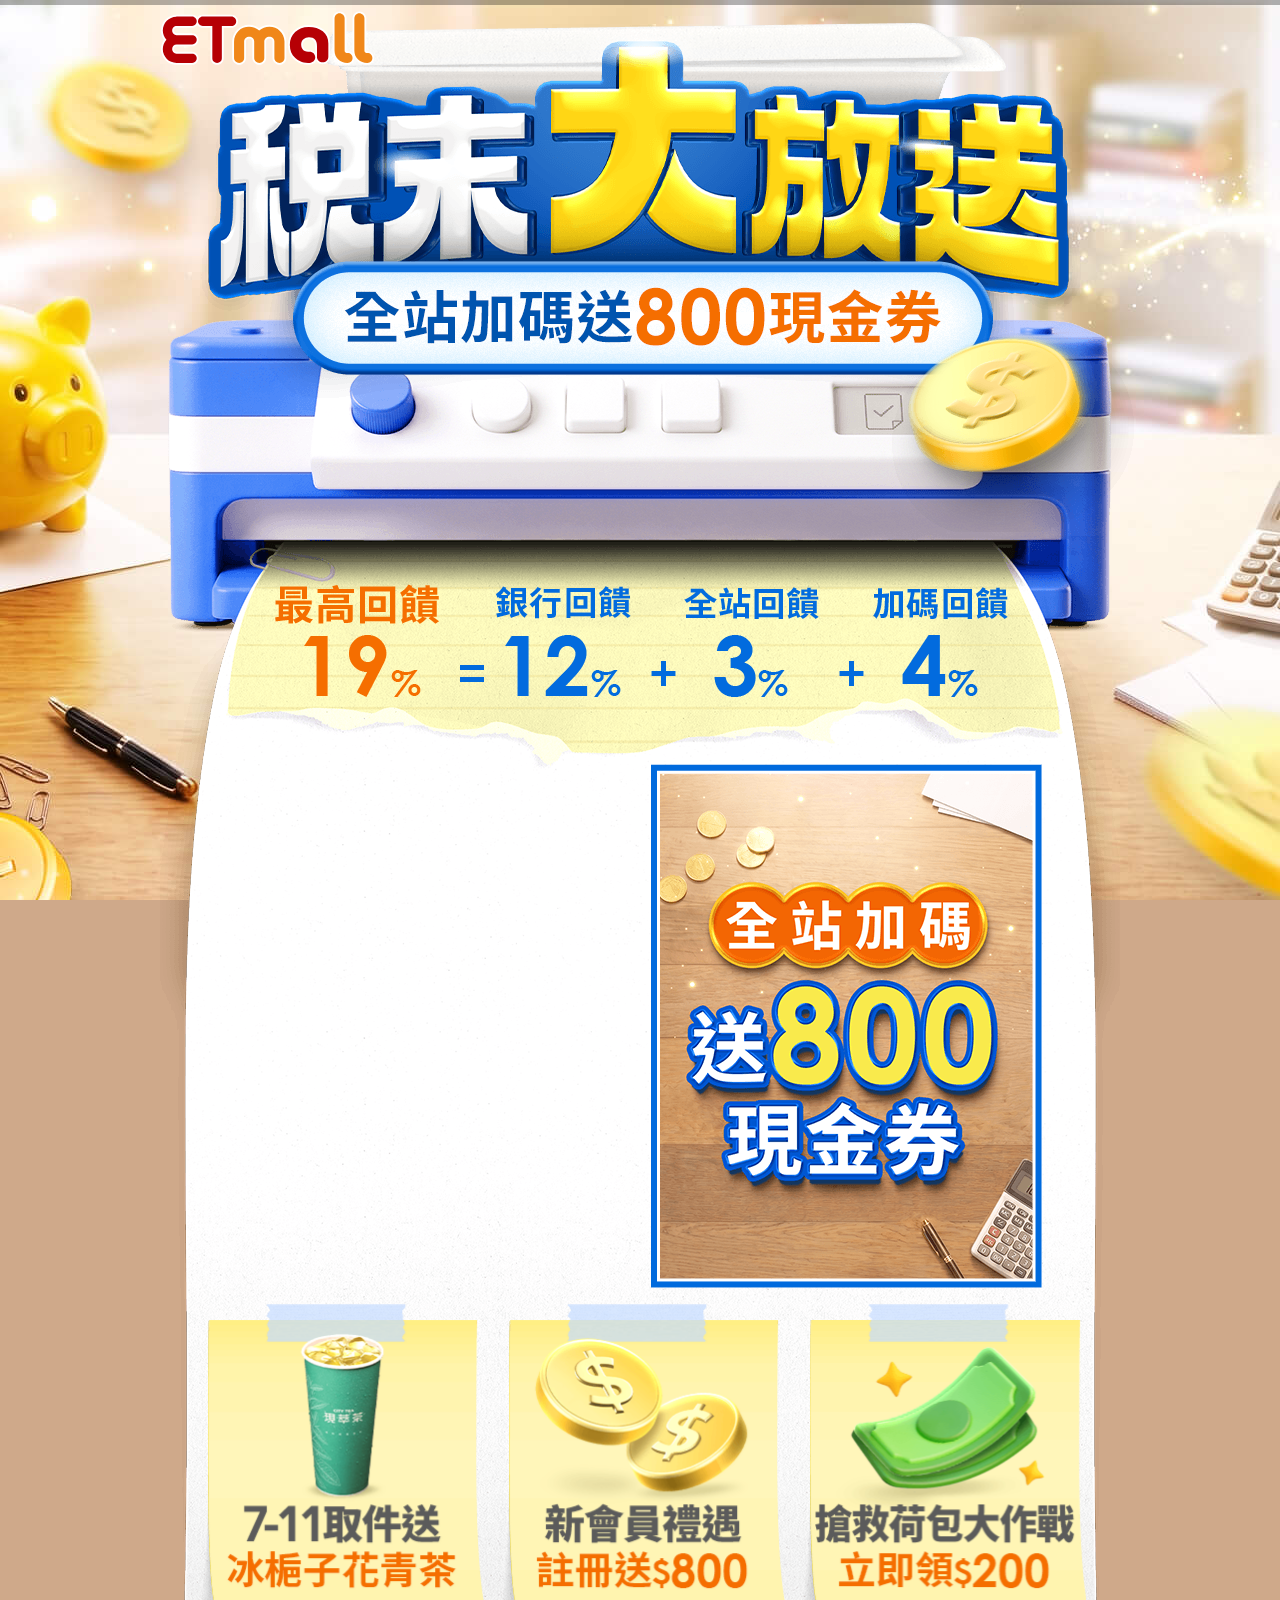
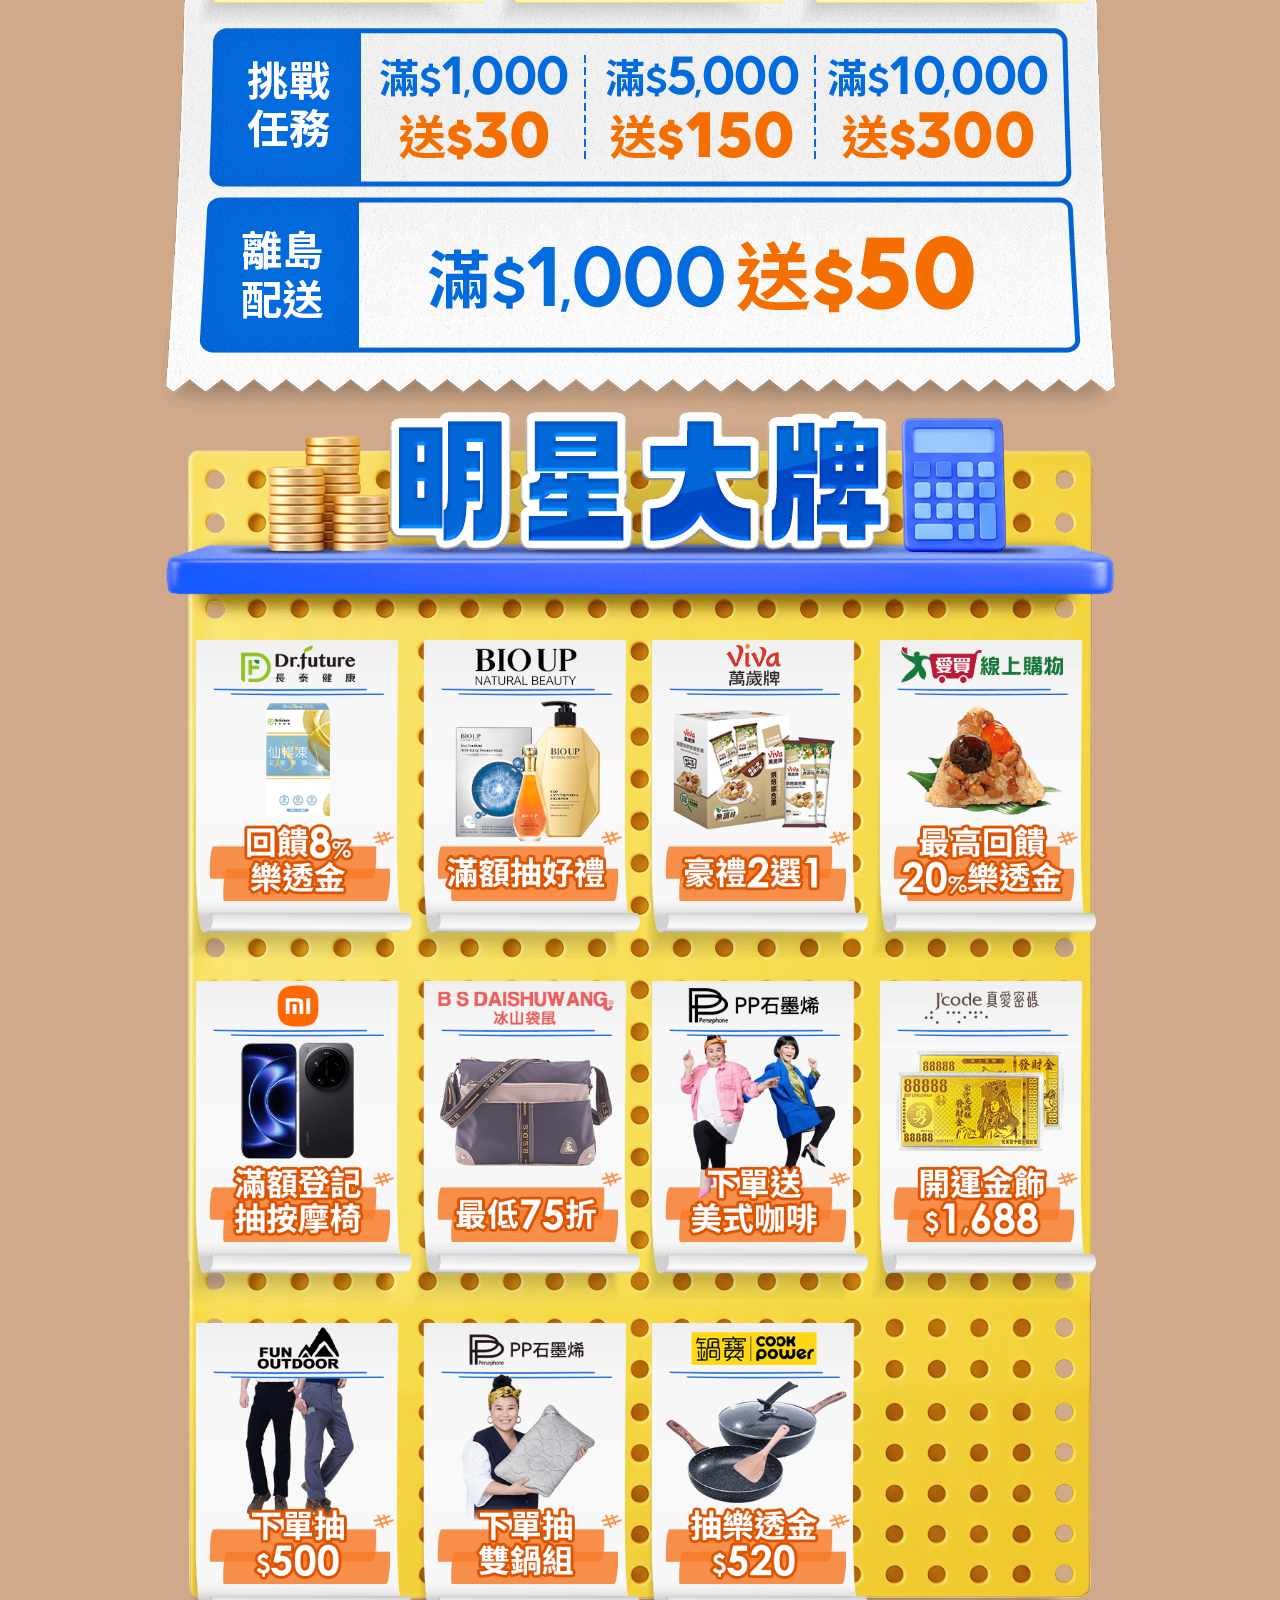
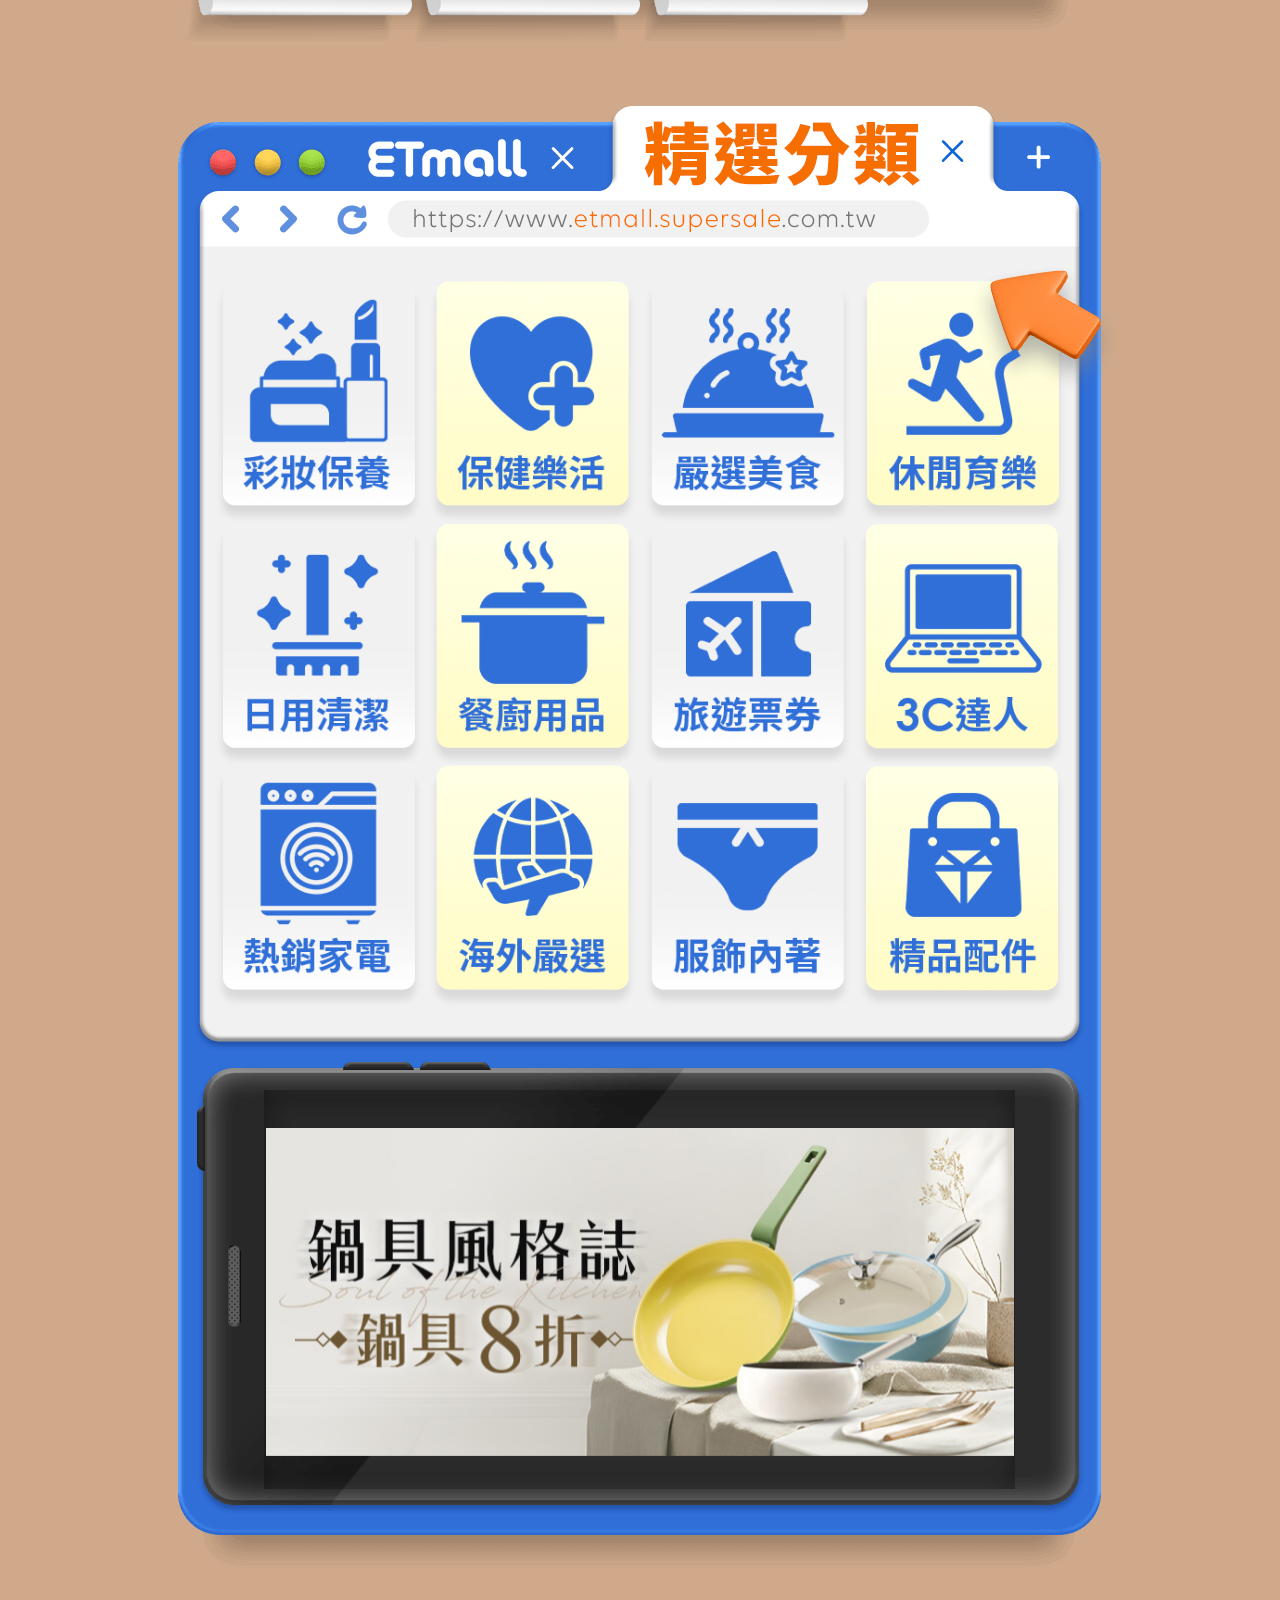
<file: 1st/index.html>
<!doctype html>
<html lang="zh-Hant-TW">
  <head>
    <meta name="viewport" content="width=device-width,initial-scale=1" />
    <link rel="stylesheet" href="main-elevator-right.css" />
    <link
      rel="stylesheet"
      href="https://media.etmall.com.tw/sp/12500/build.css"
    />
    <script defer="defer" src="vendor-bundle.js"></script>
    <script defer="defer" src="app-bundle.js"></script>
    <link href="vendor-bundle.css" rel="stylesheet" />
    <link href="app-bundle.css" rel="stylesheet" />
  </head>
  <body class="js-main-pages">
    <header class="header__wrap">
      <div class="layout--main">
        <div class="header__zone">
          <a class="logo" href="https://www.etmall.com.tw/"
            ><img src="logo-new.svg" alt="東森購物"
          /></a>
        </div>
      </div>
    </header>
    <div class="decor__bg decor__bg--scenes full-parent" id="decorBg"></div>
    <main class="sp__wrap" id="spWrap">
      <section class="hero">
        <div class="layout--main">
          <div class="hero__wrap">
            <div class="hero__block">
              <div class="decor--top decor__title">
                <img src="decor-title.png" alt="" />
              </div>
              <div class="title--main">
                <img src="title.png" alt="稅末大放送|ETMall東森購物網" />
              </div>
            </div>
          </div>
        </div>
      </section>
      <section class="promo__group promo-event">
        <div class="layout--main">
          <div class="promo__wrap">
            <div class="promo__block block--center">
              <div class="banner__wrap">
                <div class="banner__box">
                  <a
                    href="https://media.etmall.com.tw/sp/33055/m/index.html"
                    title="銀行回饋超優惠"
                    ><img src="event-bank.png" alt="銀行回饋超優惠"
                  /></a>
                </div>
              </div>
              <div class="promo__box">
                <div class="item__wrap">
                  <div class="item__block">
                    <div
                      class="event__item event__item--big event__item--video"
                    >
                      <a href="javascript:void(0)"
                        ><video
                          class="full-parent"
                          src="event-video.mp4"
                          autoplay
                          muted
                          loop
                          playsinline
                        ></video
                      ></a>
                    </div>
                  </div>
                  <div class="item__block">
                    <div class="event__item event__item--2">
                      <div class="swiper container--promo-event">
                        <div class="swiper-wrapper">
                          <div class="swiper-slide">
                            <a
                              href="https://www.etmall.com.tw/Activity/Reg/220"
                              title="全站加碼 送800現金券"
                              ><img
                                src="event-item-2.png"
                                alt="全站加碼 送800現金券"
                            /></a>
                          </div>
                          <div class="swiper-slide">
                            <a
                              href="https://m.etmall.com.tw/Activity/Lottery/6ec7c147733f062a2fec9c9bf68bb362"
                              title="訂單遊戲"
                              data-app="etmall://open?pgid=43&amp;islogin=1&amp;url=https%3a%2f%2fm.etmall.com.tw%2fActivity%2fLottery%2f6ec7c147733f062a2fec9c9bf68bb362"
                              ><img src="event-item-2-2.png" alt="訂單遊戲"
                            /></a>
                          </div>
                        </div>
                      </div>
                    </div>
                  </div>
                </div>
              </div>
              <div class="promo__box">
                <div class="event__item">
                  <div
                    class="swiper container--promo-event promo__slider--special"
                  >
                    <div class="swiper-wrapper">
                      <div class="swiper-slide">
                        <a
                          href="https://media.etmall.com.tw/sp/33217/m/index.html"
                          title="7-ELEVEN取件送 冰梔子花青茶"
                          ><img
                            src="event-item-3.png"
                            alt="7-ELEVEN取件送 冰梔子花青茶"
                        /></a>
                      </div>
                      <div class="swiper-slide">
                        <a
                          href="https://media.etmall.com.tw/sp/31752/m/index.html"
                          title="註冊新會員 新會員禮遇送$650"
                          ><img
                            src="event-item-4.png"
                            alt="註冊新會員 新會員禮遇送$650"
                        /></a>
                      </div>
                      <div class="swiper-slide">
                        <a
                          href="https://m.etmall.com.tw/Activity/dl/Survey/Chubblife/49?ehs_source=05"
                          title="搶救荷包大作戰 200現金券立即領"
                          data-app="etmall://open?pgid=43&amp;url=https%3A%2F%2Fm.etmall.com.tw%2FActivity%2Fdl%2FSurvey%2FChubblife%2F49%3Fehs_source%3D05"
                          ><img
                            src="event-item-5.png"
                            alt="搶救荷包大作戰 200現金券立即領"
                        /></a>
                      </div>
                    </div>
                  </div>
                </div>
              </div>
              <div class="promo__box">
                <div class="event__item full-parent">
                  <div class="swiper container--promo-event">
                    <div class="swiper-wrapper">
                      <div class="swiper-slide">
                        <a
                          href="#note"
                          title="挑戰任務 $1,000送50 滿$5,000送150 滿$10,000送300"
                          ><img
                            src="event-item-6.png"
                            alt="挑戰任務 $1,000送50 滿$5,000送150 滿$10,000送300"
                        /></a>
                      </div>
                    </div>
                  </div>
                </div>
                <div class="event__item full-parent">
                  <div class="swiper container--promo-event">
                    <div class="swiper-wrapper">
                      <div class="swiper-slide">
                        <a
                          href="https://media.etmall.com.tw/sp/31010/m/index.html"
                          title="離島配送 滿$1,000送50"
                          ><img
                            src="event-item-7.png"
                            alt="離島配送 滿$1,000送50"
                        /></a>
                      </div>
                    </div>
                  </div>
                </div>
              </div>
            </div>
          </div>
        </div>
      </section>
    </main>
    <div class="navRightBar theme--liquid-glass" id="navRightBar"></div>
    <section
      class="promo__group promo__group--w4m3 m-bottom--lg"
      data-title="明星大牌"
    >
      <div class="layout--main">
        <div class="decor__wrap">
          <div class="decor__item decor__item--left" id="decorEventW4M3Left">
            <img src="decor-event-w4m3-left.png" alt="" />
          </div>
          <div class="decor__item decor__item--right" id="decorEventW4M3Right">
            <img src="decor-event-w4m3-right.png" alt="" />
          </div>
        </div>
        <div class="promo__wrap block--center">
          <div class="promo__block">
            <div class="event__wrap" id="w4m3Wrap">
              <ul class="good__wrap">
                <li>
                  <a
                    href="https://www.etmall.com.tw/gp/305784"
                    title="Dr.future 回饋8%樂透金"
                    ><img src="item-w4m3-1.png" alt="Dr.future 回饋8%樂透金"
                  /></a>
                </li>
                <li>
                  <a
                    href="https://www.etmall.com.tw/gp/307218"
                    title="BIO UP 滿額抽好禮"
                    ><img src="item-w4m3-2.png" alt="BIO UP 滿額抽好禮"
                  /></a>
                </li>
                <li>
                  <a
                    href="https://www.etmall.com.tw/gp/308138"
                    title="萬歲牌 豪禮2選1"
                    ><img src="item-w4m3-3.png" alt="萬歲牌 豪禮2選1"
                  /></a>
                </li>
                <li>
                  <a
                    href="https://media.etmall.com.tw/sp/31444/m/index.html"
                    title="愛買線上 最高回饋20%樂透金"
                    ><img
                      src="item-w4m3-4.png"
                      alt="愛買線上 最高回饋20%樂透金"
                  /></a>
                </li>
                <li>
                  <a
                    href="https://media.etmall.com.tw/sp/27446/m/index.html"
                    title="小米 滿額登記抽按摩椅"
                    ><img src="item-w4m3-5.png" alt="小米 滿額登記抽按摩椅"
                  /></a>
                </li>
                <li>
                  <a
                    href="https://www.etmall.com.tw/gp/294868"
                    title="冰山袋鼠 最低75折"
                    ><img src="item-w4m3-6.png" alt="冰山袋鼠 最低75折"
                  /></a>
                </li>
                <li>
                  <a
                    href="https://www.etmall.com.tw/p/308699"
                    title="PP石墨烯 下單送美式咖啡"
                    ><img src="item-w4m3-7.png" alt="PP石墨烯 下單送美式咖啡"
                  /></a>
                </li>
                <li>
                  <a
                    href="https://www.etmall.com.tw/gp/272278"
                    title="Jcode真愛密碼 開運金飾$1688"
                    ><img
                      src="item-w4m3-8.png"
                      alt="Jcode真愛密碼 開運金飾$1688"
                  /></a>
                </li>
                <li>
                  <a
                    href="https://www.etmall.com.tw/gp/307757"
                    title="戶外趣 下單抽$500"
                    ><img src="item-w4m3-9.png" alt="戶外趣 下單抽$500"
                  /></a>
                </li>
                <li>
                  <a
                    href="https://media.etmall.com.tw/sp/31501/m/index.html"
                    title="PP石墨烯 下單抽雙鍋組"
                    ><img src="item-w4m3-10.png" alt="PP石墨烯 下單抽雙鍋組"
                  /></a>
                </li>
                <li>
                  <a
                    href="https://media.etmall.com.tw/sp/30953/m/index.html"
                    title="鍋寶 抽樂透金$520"
                    ><img src="item-w4m3-11.png" alt="鍋寶 抽樂透金$520"
                  /></a>
                </li>
              </ul>
            </div>
          </div>
        </div>
      </div>
    </section>
    <section
      class="promo__group promo__group--w4m3-2 m-bottom--lg"
      data-title="精選分類"
    >
      <div class="layout--main">
        <div class="decor__wrap">
          <div
            class="decor__item decor__item--right"
            id="decorEventW4M3TwoRight"
          >
            <img src="decor-event-w4m3-2-right.png" alt="" />
          </div>
        </div>
        <div class="promo__wrap block--center">
          <div class="promo__block">
            <div class="event__wrap" id="w4m3TwoWrap">
              <ul class="good__wrap">
                <li>
                  <a
                    href="https://media.etmall.com.tw/sp/32110/m/index.html"
                    title="專櫃保養"
                    ><img src="item-w4m3-2-1.png" alt="專櫃保養"
                  /></a>
                </li>
                <li>
                  <a href="https://www.etmall.com.tw/gp/152283" title="保健樂活"
                    ><img src="item-w4m3-2-2.png" alt="保健樂活"
                  /></a>
                </li>
                <li>
                  <a
                    href="https://media.etmall.com.tw/sp/33212/m/index.html"
                    title="嚴選美食"
                    ><img src="item-w4m3-2-3.png" alt="嚴選美食"
                  /></a>
                </li>
                <li>
                  <a
                    href="https://media.etmall.com.tw/sp/16937/m/index.html"
                    title="休閒育樂"
                    ><img src="item-w4m3-2-4.png" alt="休閒育樂"
                  /></a>
                </li>
                <li>
                  <a
                    href="https://media.etmall.com.tw/sp/30725/m/index.html"
                    title="日用清潔"
                    ><img src="item-w4m3-2-5.png" alt="日用清潔"
                  /></a>
                </li>
                <li>
                  <a
                    href="https://media.etmall.com.tw/sp/31007/m/index.html"
                    title="餐廚用品"
                    ><img src="item-w4m3-2-6.png" alt="餐廚用品"
                  /></a>
                </li>
                <li>
                  <a
                    href="https://media.etmall.com.tw/sp/29670/m/index.html"
                    title="旅遊票券"
                    ><img src="item-w4m3-2-7.png" alt="旅遊票券"
                  /></a>
                </li>
                <li>
                  <a
                    href="https://media.etmall.com.tw/sp/31003/m/index.html"
                    title="3C達人"
                    ><img src="item-w4m3-2-8.png" alt="3C達人"
                  /></a>
                </li>
                <li>
                  <a
                    href="https://media.etmall.com.tw/sp/28908/m/index.html"
                    title="熱銷家電"
                    ><img src="item-w4m3-2-9.png" alt="熱銷家電"
                  /></a>
                </li>
                <li>
                  <a
                    href="https://www.etmall.com.tw/mc2/249579"
                    title="海外嚴選"
                    ><img src="item-w4m3-2-10.png" alt="海外嚴選"
                  /></a>
                </li>
                <li>
                  <a href="https://www.etmall.com.tw/gp/307775" title="服飾內著"
                    ><img src="item-w4m3-2-11.png" alt="服飾內著"
                  /></a>
                </li>
                <li>
                  <a href="https://www.etmall.com.tw/gp/306457" title="精品配件"
                    ><img src="item-w4m3-2-12.png" alt="精品配件"
                  /></a>
                </li>
              </ul>
            </div>
            <div class="promo__slider--inner swiper" id="sliderW1M1">
              <ul class="swiper-wrapper">
                <li class="swiper-slide">
                  <a href="https://www.etmall.com.tw/p/271792" title="流行精品"
                    ><img src="banner-slider-w1m1-1.jpg" alt="流行精品"
                  /></a>
                </li>
                <li class="swiper-slide">
                  <a
                    href="https://media.etmall.com.tw/sp/32532/m/index.html"
                    title="生活傢寢"
                    ><img src="banner-slider-w1m1-2.jpg" alt="生活傢寢"
                  /></a>
                </li>
                <li class="swiper-slide">
                  <a
                    href="https://media.etmall.com.tw/sp/29446/m/index.html"
                    title="3C家電"
                    ><img src="banner-slider-w1m1-3.jpg" alt="3C家電"
                  /></a>
                </li>
                <li class="swiper-slide">
                  <a
                    href="https://media.etmall.com.tw/sp/13058/m/index.html"
                    title="3C家電"
                    ><img src="banner-slider-w1m1-4.jpg" alt="3C家電"
                  /></a>
                </li>
                <li class="swiper-slide">
                  <a href="https://www.etmall.com.tw/mc2/250126" title="全球購"
                    ><img src="banner-slider-w1m1-5.jpg" alt="全球購"
                  /></a>
                </li>
              </ul>
            </div>
          </div>
        </div>
      </div>
    </section>
    <div class="elevatorHome js--main--dialog" id="elevatorHome"></div>
    <svg xmlns="http://www.w3.org/2000/svg" style="display: none">
      <filter
        id="lensFilter"
        x="0%"
        y="0%"
        width="100%"
        height="100%"
        filterUnits="objectBoundingBox"
      >
        <feComponentTransfer in="SourceAlpha" result="alpha">
          <feFuncA type="identity" />
        </feComponentTransfer>
        <feGaussianBlur in="alpha" stdDeviation="50" result="blur" />
        <feDisplacementMap
          in="SourceGraphic"
          in2="blur"
          scale="50"
          xChannelSelector="A"
          yChannelSelector="A"
        />
      </filter>
    </svg>
    <script src="https://media.etmall.com.tw/sp/12500/jquery-3.6.0.min.js"></script>
    <script
      id="checkElevator"
      src="https://media.etmall.com.tw/sp/11911/check-elevator.js"
    ></script>
  </body>
</html>
</file>
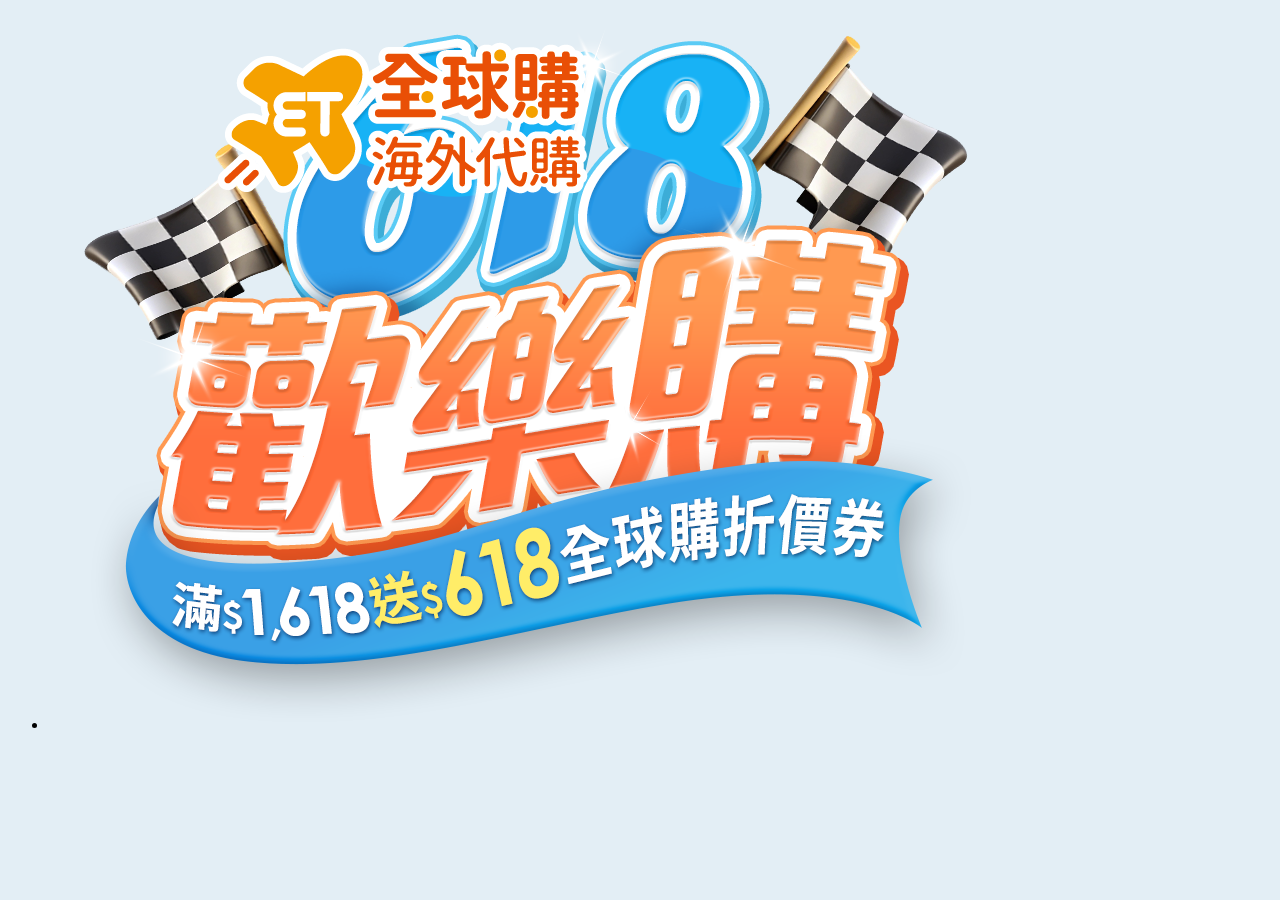
<file: html/index.html>
<!DOCTYPE html>
<html lang="zh-Hant-TW">

<head>
  <meta name="viewport" content="width=device-width, initial-scale=1">
  <!-- ============== 輪播css ============== -->
  <link rel="stylesheet" href="https://media.etmall.com.tw/sp/12500/swiper.min.css" />
  <!-- ============== 共用css ============== -->
  <link rel="stylesheet" href="https://media.etmall.com.tw/sp/12500/animate.min.css" />
  <link rel="stylesheet" href="https://media.etmall.com.tw/sp/12500/generate_v1.5.7.css" />
  <link rel="stylesheet" href="https://media.etmall.com.tw/sp/12500/build.css" />

  <!-- [電梯步驟1] 電梯CSS 不用就關掉 -->
  <!-- 商品左電梯CSS，要使用還要在步驟2開啟左電梯data資料 -->
  <!-- <link id="localElevatorLeft" rel="stylesheet" href="sp-elevator-left.css"> -->

  <!-- 商品右電梯CSS，步驟2有測試div可以測試 -->
  <link id="localElevatorRight" rel="stylesheet" href="sp-elevator-right.css" />
  <!-- [電梯步驟1] 電梯CSS END -->

  <style>
    body {
      background-color: #e3eef5;
      /* width: 100vw; */
    }

    body:before {
      background: url(bg-m.jpg) center 0 no-repeat;
      background-size: 100%;
      /* width: 100vw; */
    }

    @media screen and (min-width: 960px) {
      body:before {
        background: url(bg.jpg) center 0 no-repeat;
        background-size: auto;
      }
    }

    @media screen and (min-width: 1213px) {
      .sp-right__nav a {
        /* 大網右電梯文字顏色 */
        color: #ff6614;
      }

      .sp-right__nav li a.active,
      .sp-right__nav a:hover {
        /* 大網右電梯文字hover顏色 */
        color: #ffffff;
      }

      .sp-right__nav li a.active:after,
      .sp-right__nav a:hover:after {
        /* 大網右電梯TITLE圈圈的hover顏色 */

        /* border: 3px solid #ff8f55; */
      }
    }

    /* --- 電梯換色 end--- */
    /* 調整logo位置大小 */
    .logo {
      top: 0vw;
      left: 0vw;
      width: 25%;
    }


    /* 調整大網logo */
    @media screen and (min-width:960px) {
      .logo {
        position: absolute;
        top: 0px;
        left: calc(50% - 480px);
        width: 30%;
        max-width: 220px;
      }
    }

  </style>

</head>

<body class="bg-fixed">

  <div class="navRightBar" id="navRightBar"></div>
  <div class="elevatorHome js--main--dialog" id="elevatorHome"></div>
  <div id="barHome"></div>
  <div class="home--icon layout--main" id="iconHome"></div>


  <div class="sp__wrap" id="spWrap">

    <!-- logo -->
    <div class="logo">
      <a href="https://www.etmall.com.tw/">
        <img src="logo.png" alt="東森購物">
      </a>
    </div>

    <!-- 版頭主視覺 -->
    <main class="sp__main">
      <section class="sp__visual">
        <div class="layout--main">
          <ul class="visual--auto clearfix">
            <li class="visual__fragment width--auto"><img src="index_01.png" alt=""></li>
          </ul>
        </div>
      </section>
    </main>
  </div>


  <!-- ============== 共用JS ============== -->
  <script src="https://media.etmall.com.tw/sp/12500/jquery-3.6.0.min.js"></script>
  <script src="https://media.etmall.com.tw/sp/12500/swiper.min.js"></script>
  <script src="https://media.etmall.com.tw/sp/12500/generate_v1.5.7.js"></script>
  <!--[電梯步驟2] 電梯 JS -->
  <!-- 商品左電梯單機版資料，不用就關掉，要使用還要上方步驟1開啟商品左電梯CSS -->
  <!-- <script id="dataElevatorLeft" src="data-elevator.js"></script> -->

  <!-- 線上自動切換電梯，無論如何都要有 -->
  <script id="checkElevator" src="https://media.etmall.com.tw/sp/11911/check-elevator.js"></script>
  <!-- [電梯步驟2] 電梯 JS END -->

  <!-- [測試區] -->
  <!-- 測試商品右電梯用，上線前必須關掉 -->
  <!-- <div data-title="ccc"></div> -->
  <!-- 測試霸道電梯用，開啟時上方自動切換電梯要關閉，這支正式上線時需關閉、上方的要開啟回來 -->
  <!-- <script id="checkElevator" src="https://media.etmall.com.tw/sp/14841/test-elevator.js?87"></script> -->




</body>

</html>
</file>
<file: 1st/main-elevator-right.css>
:root{--right-elevator-text-color:#ef6500;--right-elevator-text-color-hover:#0032c3;--right-elevator-separator-color:#ef6500;--right-elevator-height-nav_home_right:40px;--right-elevator-height-nav_top_right:57px}.safe-area-padding-bottom{padding:env(safe-area-inset-top) env(safe-area-inset-right) calc(env(safe-area-inset-bottom) + 85px) env(safe-area-inset-left)}@media screen and (min-width:1213px){.safe-area-padding-bottom{padding:env(safe-area-inset-top) env(safe-area-inset-right) env(safe-area-inset-bottom) env(safe-area-inset-left)}}.sp-is--hide{opacity:0;pointer-events:none}.sp-right__nav *{box-sizing:border-box}.sp-right__nav{-webkit-backdrop-filter:blur(10px);backdrop-filter:blur(10px);left:0;margin:auto;overflow-x:auto;position:relative;right:0;top:0;width:100%;z-index:600}.sp-right__nav ul{list-style:none;margin:0;padding:0}.sp-right__nav ul:after{clear:both;content:"";display:block;zoom:1}@media screen and (max-width:1212px){.sp-nav-right_ul{background-color:rgba(0,5,25,.72);color:#fff;display:flex;flex-wrap:nowrap;justify-content:normal;overflow-x:auto}.sp-right__nav li{display:inline-block;font-size:15px;max-height:39px;min-width:87px;overflow-y:hidden;text-align:center}.sp-right__nav li a.active{color:#efc200}.sp-right__nav a{color:#fff;display:inline-block;height:39px;line-height:39px;min-width:87px;overflow:hidden;padding:1px 5px;position:static;text-decoration:none;z-index:1}.theme--liquid-glass .sp-right__nav{backdrop-filter:unset}.theme--liquid-glass .sp-right__nav:after,.theme--liquid-glass .sp-right__nav:before{border-radius:inherit;content:"";inset:0;position:absolute}.theme--liquid-glass .sp-right__nav:before{backdrop-filter:blur(4px);filter:url(#lensFilter) saturate(120%) brightness(1.15);z-index:-2}.theme--liquid-glass .sp-right__nav:after{background:rgba(0,0,0,.25);box-shadow:inset 1px 1px 0 rgba(0,0,0,.25),inset 0 0 5px rgba(0,0,0,.25);z-index:-1}.theme--liquid-glass .sp-nav-right_ul{background-color:rgba(0,5,25,.5)}.sp-right__nav li.sp-bav_top_img{min-width:0}.navRightBar{position:-webkit-sticky;position:sticky;top:0;z-index:102}.sp-fixed__nav li.sp-nav__bottom,.sp-nav-right_ul::-webkit-scrollbar,.sp-right__nav li.sp-nav-right__app,.sp-right__nav li.sp-nav-right__top{display:none}.n-sp__box{overflow:visible}}@media screen and (min-width:1213px){.sp-right__nav{-webkit-backdrop-filter:none;backdrop-filter:none;margin-right:0;overflow-x:hidden;position:fixed;right:1%;top:5%;width:130px;z-index:600}.sp-right__nav.fade{opacity:0;transition:opacity .5s ease}.sp-right__nav.left-in{transform:translateX(112%);transition:transform .5s ease}.sp-right__nav.up-in{opacity:0;transform:translateY(40px);transition:all .5s ease}.sp-right__nav.fade.active{opacity:1}.sp-right__nav.left-in.active{transform:translateX(0)}.sp-right__nav.up-in.active{opacity:1;transform:translateY(0)}.sp-right__nav ul{list-style:none;margin:0;padding:0}.sp-right__nav li{display:block;font-size:16px;position:relative;text-align:center}.sp-right__nav li:before{background-color:var(--right-elevator-separator-color);bottom:0;content:"";display:block;height:1px;left:50%;position:absolute;transform:translateX(-50%);width:60%;z-index:2}.sp-right__nav li:first-child:before,.sp-right__nav li:nth-last-child(2):before,.sp-right__nav li:nth-last-child(3):before{height:0}.sp-right__nav a{background:url(nav_bg_right.png) 0 0 repeat-y;color:var(--right-elevator-text-color);display:block;font-family:Microsoft JhengHei;padding-bottom:7px;padding-top:7px;position:relative;text-decoration:none;z-index:1}.sp-right__nav a:hover,.sp-right__nav li a.active{color:var(--right-elevator-text-color-hover)}.sp-right__nav li a.active:after{border:3px solid var(--right-elevator-text-color-hover);border-radius:50%;content:"";height:11px;left:18px;position:absolute;top:0;top:13px;width:11px;z-index:-1;z-index:2}.sp-bav_top_img{background:url(nav_home_right.png) 0 0 no-repeat;height:var(--right-elevator-height-nav_home_right)}.sp-nav-right__app a:hover:after,.sp-nav-right__top a:hover:after{background:none;border:0}.sp-nav-right__app a{height:121px}.sp-nav-right__app a,.sp-nav-right__top a{overflow:hidden;text-indent:1000%;white-space:nowrap}.sp-nav-right__top a{background:url(nav_top_right.png) 0 0 no-repeat;height:var(--right-elevator-height-nav_top_right)}}.sp-right__nav li.sp-nav-right__mobile__click{display:none}@media screen and (max-width:1213px){.sp-right__nav li.sp-nav-right__mobile__click{background-color:#333;cursor:pointer;display:block;height:39px;min-width:40px;position:absolute;right:0;top:0;width:39px}.theme--liquid-glass .sp-right__nav li.sp-nav-right__mobile__click{backdrop-filter:blur(4px);background-color:rgba(0,5,25,.075);border-radius:.75em;box-shadow:inset 1px 1px 0 hsla(0,0%,100%,.125),inset 0 0 5px hsla(0,0%,100%,.125)}.sp-nav-right__mobile__click:after,.sp-nav-right__mobile__click:before{background-color:#fff;clear:both;content:"";cursor:pointer;display:block;height:12px;position:absolute;top:14px;transform-origin:center bottom;transition-duration:.5s;width:2px;z-index:100}.sp-nav-right__mobile__click:before{right:19px;transform:rotate(35deg)}.sp-nav-right__mobile__click:after{right:18px;transform:rotate(-35deg)}.sp-nav-right__mobile__click.btn--active:before{height:16px;right:13px;top:-2px;transform:rotate(-135deg)}.sp-nav-right__mobile__click.btn--active:after{height:16px;right:24px;top:-2px;transform:rotate(135deg)}.click--active{animation:opacity .3s ease-in both;flex-wrap:wrap;opacity:0;padding-right:20px!important}.theme--liquid-glass .click--active{animation:nav-bounceIn .3s both}.add--fixed{position:fixed;width:100%;z-index:5}@keyframes opacity{0%{opacity:0}to{opacity:1}}}@keyframes nav-bounceIn{0%,20%,40%,60%,80%,to{animation-timing-function:cubic-bezier(.215,.61,.355,1)}0%{opacity:0;transform:scale3d(.98,.98,.98)}to{opacity:1;transform:scale(1)}}
</file>
<file: 1st/vendor-bundle.css>
@font-face{font-family:swiper-icons;font-style:normal;font-weight:400;src:url("data:application/font-woff;charset=utf-8;base64, [base64]//wADZ2x5ZgAAAywAAADMAAAD2MHtryVoZWFkAAABbAAAADAAAAA2E2+eoWhoZWEAAAGcAAAAHwAAACQC9gDzaG10eAAAAigAAAAZAAAArgJkABFsb2NhAAAC0AAAAFoAAABaFQAUGG1heHAAAAG8AAAAHwAAACAAcABAbmFtZQAAA/gAAAE5AAACXvFdBwlwb3N0AAAFNAAAAGIAAACE5s74hXjaY2BkYGAAYpf5Hu/j+W2+MnAzMYDAzaX6QjD6/4//Bxj5GA8AuRwMYGkAPywL13jaY2BkYGA88P8Agx4j+/8fQDYfA1AEBWgDAIB2BOoAeNpjYGRgYNBh4GdgYgABEMnIABJzYNADCQAACWgAsQB42mNgYfzCOIGBlYGB0YcxjYGBwR1Kf2WQZGhhYGBiYGVmgAFGBiQQkOaawtDAoMBQxXjg/wEGPcYDDA4wNUA2CCgwsAAAO4EL6gAAeNpj2M0gyAACqxgGNWBkZ2D4/wMA+xkDdgAAAHjaY2BgYGaAYBkGRgYQiAHyGMF8FgYHIM3DwMHABGQrMOgyWDLEM1T9/w8UBfEMgLzE////P/5//f/V/xv+r4eaAAeMbAxwIUYmIMHEgKYAYjUcsDAwsLKxc3BycfPw8jEQA/[base64]/uznmfPFBNODM2K7MTQ45YEAZqGP81AmGGcF3iPqOop0r1SPTaTbVkfUe4HXj97wYE+yNwWYxwWu4v1ugWHgo3S1XdZEVqWM7ET0cfnLGxWfkgR42o2PvWrDMBSFj/IHLaF0zKjRgdiVMwScNRAoWUoH78Y2icB/yIY09An6AH2Bdu/UB+yxopYshQiEvnvu0dURgDt8QeC8PDw7Fpji3fEA4z/PEJ6YOB5hKh4dj3EvXhxPqH/SKUY3rJ7srZ4FZnh1PMAtPhwP6fl2PMJMPDgeQ4rY8YT6Gzao0eAEA409DuggmTnFnOcSCiEiLMgxCiTI6Cq5DZUd3Qmp10vO0LaLTd2cjN4fOumlc7lUYbSQcZFkutRG7g6JKZKy0RmdLY680CDnEJ+UMkpFFe1RN7nxdVpXrC4aTtnaurOnYercZg2YVmLN/d/gczfEimrE/fs/bOuq29Zmn8tloORaXgZgGa78yO9/cnXm2BpaGvq25Dv9S4E9+5SIc9PqupJKhYFSSl47+Qcr1mYNAAAAeNptw0cKwkAAAMDZJA8Q7OUJvkLsPfZ6zFVERPy8qHh2YER+3i/BP83vIBLLySsoKimrqKqpa2hp6+jq6RsYGhmbmJqZSy0sraxtbO3sHRydnEMU4uR6yx7JJXveP7WrDycAAAAAAAH//wACeNpjYGRgYOABYhkgZgJCZgZNBkYGLQZtIJsFLMYAAAw3ALgAeNolizEKgDAQBCchRbC2sFER0YD6qVQiBCv/H9ezGI6Z5XBAw8CBK/m5iQQVauVbXLnOrMZv2oLdKFa8Pjuru2hJzGabmOSLzNMzvutpB3N42mNgZGBg4GKQYzBhYMxJLMlj4GBgAYow/P/PAJJhLM6sSoWKfWCAAwDAjgbRAAB42mNgYGBkAIIbCZo5IPrmUn0hGA0AO8EFTQAA")}:root{--swiper-theme-color:#007aff}:host{display:block;margin-left:auto;margin-right:auto;position:relative;z-index:1}.swiper{display:block;list-style:none;margin-left:auto;margin-right:auto;overflow:hidden;padding:0;position:relative;z-index:1}.swiper-vertical>.swiper-wrapper{flex-direction:column}.swiper-wrapper{box-sizing:content-box;display:flex;height:100%;position:relative;transition-property:transform;transition-timing-function:ease;transition-timing-function:var(--swiper-wrapper-transition-timing-function,initial);width:100%;z-index:1}.swiper-android .swiper-slide,.swiper-ios .swiper-slide,.swiper-wrapper{transform:translateZ(0)}.swiper-horizontal{touch-action:pan-y}.swiper-vertical{touch-action:pan-x}.swiper-slide{display:block;flex-shrink:0;height:100%;position:relative;transition-property:transform;width:100%}.swiper-slide-invisible-blank{visibility:hidden}.swiper-autoheight,.swiper-autoheight .swiper-slide{height:auto}.swiper-autoheight .swiper-wrapper{align-items:flex-start;transition-property:transform,height}.swiper-backface-hidden .swiper-slide{backface-visibility:hidden;transform:translateZ(0)}.swiper-3d.swiper-css-mode .swiper-wrapper{perspective:1200px}.swiper-3d .swiper-wrapper{transform-style:preserve-3d}.swiper-3d{perspective:1200px}.swiper-3d .swiper-cube-shadow,.swiper-3d .swiper-slide{transform-style:preserve-3d}.swiper-css-mode>.swiper-wrapper{overflow:auto;scrollbar-width:none;-ms-overflow-style:none}.swiper-css-mode>.swiper-wrapper::-webkit-scrollbar{display:none}.swiper-css-mode>.swiper-wrapper>.swiper-slide{scroll-snap-align:start start}.swiper-css-mode.swiper-horizontal>.swiper-wrapper{scroll-snap-type:x mandatory}.swiper-css-mode.swiper-vertical>.swiper-wrapper{scroll-snap-type:y mandatory}.swiper-css-mode.swiper-free-mode>.swiper-wrapper{scroll-snap-type:none}.swiper-css-mode.swiper-free-mode>.swiper-wrapper>.swiper-slide{scroll-snap-align:none}.swiper-css-mode.swiper-centered>.swiper-wrapper:before{content:"";flex-shrink:0;order:9999}.swiper-css-mode.swiper-centered>.swiper-wrapper>.swiper-slide{scroll-snap-align:center center;scroll-snap-stop:always}.swiper-css-mode.swiper-centered.swiper-horizontal>.swiper-wrapper>.swiper-slide:first-child{margin-left:var(--swiper-centered-offset-before)}.swiper-css-mode.swiper-centered.swiper-horizontal>.swiper-wrapper:before{height:100%;min-height:1px;width:var(--swiper-centered-offset-after)}.swiper-css-mode.swiper-centered.swiper-vertical>.swiper-wrapper>.swiper-slide:first-child{margin-top:var(--swiper-centered-offset-before)}.swiper-css-mode.swiper-centered.swiper-vertical>.swiper-wrapper:before{height:var(--swiper-centered-offset-after);min-width:1px;width:100%}.swiper-3d .swiper-slide-shadow,.swiper-3d .swiper-slide-shadow-bottom,.swiper-3d .swiper-slide-shadow-left,.swiper-3d .swiper-slide-shadow-right,.swiper-3d .swiper-slide-shadow-top{height:100%;left:0;pointer-events:none;position:absolute;top:0;width:100%;z-index:10}.swiper-3d .swiper-slide-shadow{background:rgba(0,0,0,.15)}.swiper-3d .swiper-slide-shadow-left{background-image:linear-gradient(270deg,rgba(0,0,0,.5),transparent)}.swiper-3d .swiper-slide-shadow-right{background-image:linear-gradient(90deg,rgba(0,0,0,.5),transparent)}.swiper-3d .swiper-slide-shadow-top{background-image:linear-gradient(0deg,rgba(0,0,0,.5),transparent)}.swiper-3d .swiper-slide-shadow-bottom{background-image:linear-gradient(180deg,rgba(0,0,0,.5),transparent)}.swiper-lazy-preloader{border:4px solid #007aff;border:4px solid var(--swiper-preloader-color,var(--swiper-theme-color));border-radius:50%;border-top:4px solid transparent;box-sizing:border-box;height:42px;left:50%;margin-left:-21px;margin-top:-21px;position:absolute;top:50%;transform-origin:50%;width:42px;z-index:10}.swiper-watch-progress .swiper-slide-visible .swiper-lazy-preloader,.swiper:not(.swiper-watch-progress) .swiper-lazy-preloader{animation:swiper-preloader-spin 1s linear infinite}.swiper-lazy-preloader-white{--swiper-preloader-color:#fff}.swiper-lazy-preloader-black{--swiper-preloader-color:#000}@keyframes swiper-preloader-spin{0%{transform:rotate(0deg)}to{transform:rotate(1turn)}}.swiper-virtual .swiper-slide{-webkit-backface-visibility:hidden;transform:translateZ(0)}.swiper-virtual.swiper-css-mode .swiper-wrapper:after{content:"";left:0;pointer-events:none;position:absolute;top:0}.swiper-virtual.swiper-css-mode.swiper-horizontal .swiper-wrapper:after{height:1px;width:var(--swiper-virtual-size)}.swiper-virtual.swiper-css-mode.swiper-vertical .swiper-wrapper:after{height:var(--swiper-virtual-size);width:1px}:root{--swiper-navigation-size:44px}.swiper-button-next,.swiper-button-prev{align-items:center;color:#007aff;color:var(--swiper-navigation-color,var(--swiper-theme-color));cursor:pointer;display:flex;height:44px;height:var(--swiper-navigation-size);justify-content:center;margin-top:-22px;margin-top:calc(0px - var(--swiper-navigation-size)/2);position:absolute;top:50%;top:var(--swiper-navigation-top-offset,50%);width:27px;width:calc(var(--swiper-navigation-size)/44*27);z-index:10}.swiper-button-next.swiper-button-disabled,.swiper-button-prev.swiper-button-disabled{cursor:auto;opacity:.35;pointer-events:none}.swiper-button-next.swiper-button-hidden,.swiper-button-prev.swiper-button-hidden{cursor:auto;opacity:0;pointer-events:none}.swiper-navigation-disabled .swiper-button-next,.swiper-navigation-disabled .swiper-button-prev{display:none!important}.swiper-button-next svg,.swiper-button-prev svg{height:100%;-o-object-fit:contain;object-fit:contain;transform-origin:center;width:100%}.swiper-rtl .swiper-button-next svg,.swiper-rtl .swiper-button-prev svg{transform:rotate(180deg)}.swiper-button-prev,.swiper-rtl .swiper-button-next{left:10px;left:var(--swiper-navigation-sides-offset,10px);right:auto}.swiper-button-lock{display:none}.swiper-button-next:after,.swiper-button-prev:after{font-family:swiper-icons;font-size:44px;font-size:var(--swiper-navigation-size);font-variant:normal;letter-spacing:0;line-height:1;text-transform:none!important}.swiper-button-prev:after,.swiper-rtl .swiper-button-next:after{content:"prev"}.swiper-button-next,.swiper-rtl .swiper-button-prev{left:auto;right:10px;right:var(--swiper-navigation-sides-offset,10px)}.swiper-button-next:after,.swiper-rtl .swiper-button-prev:after{content:"next"}.swiper-pagination{position:absolute;text-align:center;transform:translateZ(0);transition:opacity .3s;z-index:10}.swiper-pagination.swiper-pagination-hidden{opacity:0}.swiper-pagination-disabled>.swiper-pagination,.swiper-pagination.swiper-pagination-disabled{display:none!important}.swiper-horizontal>.swiper-pagination-bullets,.swiper-pagination-bullets.swiper-pagination-horizontal,.swiper-pagination-custom,.swiper-pagination-fraction{bottom:8px;bottom:var(--swiper-pagination-bottom,8px);left:0;top:auto;top:var(--swiper-pagination-top,auto);width:100%}.swiper-pagination-bullets-dynamic{font-size:0;overflow:hidden}.swiper-pagination-bullets-dynamic .swiper-pagination-bullet{position:relative;transform:scale(.33)}.swiper-pagination-bullets-dynamic .swiper-pagination-bullet-active,.swiper-pagination-bullets-dynamic .swiper-pagination-bullet-active-main{transform:scale(1)}.swiper-pagination-bullets-dynamic .swiper-pagination-bullet-active-prev{transform:scale(.66)}.swiper-pagination-bullets-dynamic .swiper-pagination-bullet-active-prev-prev{transform:scale(.33)}.swiper-pagination-bullets-dynamic .swiper-pagination-bullet-active-next{transform:scale(.66)}.swiper-pagination-bullets-dynamic .swiper-pagination-bullet-active-next-next{transform:scale(.33)}.swiper-pagination-bullet{background:#000;background:var(--swiper-pagination-bullet-inactive-color,#000);border-radius:50%;border-radius:var(--swiper-pagination-bullet-border-radius,50%);display:inline-block;height:8px;height:var(--swiper-pagination-bullet-height,var(--swiper-pagination-bullet-size,8px));opacity:.2;opacity:var(--swiper-pagination-bullet-inactive-opacity,.2);width:8px;width:var(--swiper-pagination-bullet-width,var(--swiper-pagination-bullet-size,8px))}button.swiper-pagination-bullet{-webkit-appearance:none;-moz-appearance:none;appearance:none;border:none;box-shadow:none;margin:0;padding:0}.swiper-pagination-clickable .swiper-pagination-bullet{cursor:pointer}.swiper-pagination-bullet:only-child{display:none!important}.swiper-pagination-bullet-active{background:#007aff;background:var(--swiper-pagination-color,var(--swiper-theme-color));opacity:1;opacity:var(--swiper-pagination-bullet-opacity,1)}.swiper-pagination-vertical.swiper-pagination-bullets,.swiper-vertical>.swiper-pagination-bullets{left:auto;left:var(--swiper-pagination-left,auto);right:8px;right:var(--swiper-pagination-right,8px);top:50%;transform:translate3d(0,-50%,0)}.swiper-pagination-vertical.swiper-pagination-bullets .swiper-pagination-bullet,.swiper-vertical>.swiper-pagination-bullets .swiper-pagination-bullet{display:block;margin:6px 0;margin:var(--swiper-pagination-bullet-vertical-gap,6px) 0}.swiper-pagination-vertical.swiper-pagination-bullets.swiper-pagination-bullets-dynamic,.swiper-vertical>.swiper-pagination-bullets.swiper-pagination-bullets-dynamic{top:50%;transform:translateY(-50%);width:8px}.swiper-pagination-vertical.swiper-pagination-bullets.swiper-pagination-bullets-dynamic .swiper-pagination-bullet,.swiper-vertical>.swiper-pagination-bullets.swiper-pagination-bullets-dynamic .swiper-pagination-bullet{display:inline-block;transition:transform .2s,top .2s}.swiper-horizontal>.swiper-pagination-bullets .swiper-pagination-bullet,.swiper-pagination-horizontal.swiper-pagination-bullets .swiper-pagination-bullet{margin:0 4px;margin:0 var(--swiper-pagination-bullet-horizontal-gap,4px)}.swiper-horizontal>.swiper-pagination-bullets.swiper-pagination-bullets-dynamic,.swiper-pagination-horizontal.swiper-pagination-bullets.swiper-pagination-bullets-dynamic{left:50%;transform:translateX(-50%);white-space:nowrap}.swiper-horizontal>.swiper-pagination-bullets.swiper-pagination-bullets-dynamic .swiper-pagination-bullet,.swiper-pagination-horizontal.swiper-pagination-bullets.swiper-pagination-bullets-dynamic .swiper-pagination-bullet{transition:transform .2s,left .2s}.swiper-horizontal.swiper-rtl>.swiper-pagination-bullets-dynamic .swiper-pagination-bullet{transition:transform .2s,right .2s}.swiper-pagination-fraction{color:inherit;color:var(--swiper-pagination-fraction-color,inherit)}.swiper-pagination-progressbar{background:rgba(0,0,0,.25);background:var(--swiper-pagination-progressbar-bg-color,rgba(0,0,0,.25));position:absolute}.swiper-pagination-progressbar .swiper-pagination-progressbar-fill{background:#007aff;background:var(--swiper-pagination-color,var(--swiper-theme-color));height:100%;left:0;position:absolute;top:0;transform:scale(0);transform-origin:left top;width:100%}.swiper-rtl .swiper-pagination-progressbar .swiper-pagination-progressbar-fill{transform-origin:right top}.swiper-horizontal>.swiper-pagination-progressbar,.swiper-pagination-progressbar.swiper-pagination-horizontal,.swiper-pagination-progressbar.swiper-pagination-vertical.swiper-pagination-progressbar-opposite,.swiper-vertical>.swiper-pagination-progressbar.swiper-pagination-progressbar-opposite{height:4px;height:var(--swiper-pagination-progressbar-size,4px);left:0;top:0;width:100%}.swiper-horizontal>.swiper-pagination-progressbar.swiper-pagination-progressbar-opposite,.swiper-pagination-progressbar.swiper-pagination-horizontal.swiper-pagination-progressbar-opposite,.swiper-pagination-progressbar.swiper-pagination-vertical,.swiper-vertical>.swiper-pagination-progressbar{height:100%;left:0;top:0;width:4px;width:var(--swiper-pagination-progressbar-size,4px)}.swiper-pagination-lock{display:none}.swiper-scrollbar{background:rgba(0,0,0,.1);background:var(--swiper-scrollbar-bg-color,rgba(0,0,0,.1));border-radius:10px;border-radius:var(--swiper-scrollbar-border-radius,10px);position:relative;touch-action:none}.swiper-scrollbar-disabled>.swiper-scrollbar,.swiper-scrollbar.swiper-scrollbar-disabled{display:none!important}.swiper-horizontal>.swiper-scrollbar,.swiper-scrollbar.swiper-scrollbar-horizontal{bottom:4px;bottom:var(--swiper-scrollbar-bottom,4px);height:4px;height:var(--swiper-scrollbar-size,4px);left:1%;left:var(--swiper-scrollbar-sides-offset,1%);position:absolute;top:auto;top:var(--swiper-scrollbar-top,auto);width:98%;width:calc(100% - var(--swiper-scrollbar-sides-offset, 1%)*2);z-index:50}.swiper-scrollbar.swiper-scrollbar-vertical,.swiper-vertical>.swiper-scrollbar{height:98%;height:calc(100% - var(--swiper-scrollbar-sides-offset, 1%)*2);left:auto;left:var(--swiper-scrollbar-left,auto);position:absolute;right:4px;right:var(--swiper-scrollbar-right,4px);top:1%;top:var(--swiper-scrollbar-sides-offset,1%);width:4px;width:var(--swiper-scrollbar-size,4px);z-index:50}.swiper-scrollbar-drag{background:rgba(0,0,0,.5);background:var(--swiper-scrollbar-drag-bg-color,rgba(0,0,0,.5));border-radius:10px;border-radius:var(--swiper-scrollbar-border-radius,10px);height:100%;left:0;position:relative;top:0;width:100%}.swiper-scrollbar-cursor-drag{cursor:move}.swiper-scrollbar-lock{display:none}.swiper-zoom-container{align-items:center;display:flex;height:100%;justify-content:center;text-align:center;width:100%}.swiper-zoom-container>canvas,.swiper-zoom-container>img,.swiper-zoom-container>svg{max-height:100%;max-width:100%;-o-object-fit:contain;object-fit:contain}.swiper-slide-zoomed{cursor:move;touch-action:none}.swiper .swiper-notification{left:0;opacity:0;pointer-events:none;position:absolute;top:0;z-index:-1000}.swiper-free-mode>.swiper-wrapper{margin:0 auto;transition-timing-function:ease-out}.swiper-grid>.swiper-wrapper{flex-wrap:wrap}.swiper-grid-column>.swiper-wrapper{flex-direction:column;flex-wrap:wrap}.swiper-fade.swiper-free-mode .swiper-slide{transition-timing-function:ease-out}.swiper-fade .swiper-slide{pointer-events:none;transition-property:opacity}.swiper-fade .swiper-slide .swiper-slide{pointer-events:none}.swiper-fade .swiper-slide-active,.swiper-fade .swiper-slide-active .swiper-slide-active{pointer-events:auto}.swiper.swiper-cube{overflow:visible}.swiper-cube .swiper-slide{backface-visibility:hidden;height:100%;pointer-events:none;transform-origin:0 0;visibility:hidden;width:100%;z-index:1}.swiper-cube .swiper-slide .swiper-slide{pointer-events:none}.swiper-cube.swiper-rtl .swiper-slide{transform-origin:100% 0}.swiper-cube .swiper-slide-active,.swiper-cube .swiper-slide-active .swiper-slide-active{pointer-events:auto}.swiper-cube .swiper-slide-active,.swiper-cube .swiper-slide-next,.swiper-cube .swiper-slide-prev{pointer-events:auto;visibility:visible}.swiper-cube .swiper-cube-shadow{bottom:0;height:100%;left:0;opacity:.6;position:absolute;width:100%;z-index:0}.swiper-cube .swiper-cube-shadow:before{background:#000;bottom:0;content:"";filter:blur(50px);left:0;position:absolute;right:0;top:0}.swiper-cube .swiper-slide-next+.swiper-slide{pointer-events:auto;visibility:visible}.swiper-cube .swiper-slide-shadow-cube.swiper-slide-shadow-bottom,.swiper-cube .swiper-slide-shadow-cube.swiper-slide-shadow-left,.swiper-cube .swiper-slide-shadow-cube.swiper-slide-shadow-right,.swiper-cube .swiper-slide-shadow-cube.swiper-slide-shadow-top{backface-visibility:hidden;z-index:0}.swiper.swiper-flip{overflow:visible}.swiper-flip .swiper-slide{backface-visibility:hidden;pointer-events:none;z-index:1}.swiper-flip .swiper-slide .swiper-slide{pointer-events:none}.swiper-flip .swiper-slide-active,.swiper-flip .swiper-slide-active .swiper-slide-active{pointer-events:auto}.swiper-flip .swiper-slide-shadow-flip.swiper-slide-shadow-bottom,.swiper-flip .swiper-slide-shadow-flip.swiper-slide-shadow-left,.swiper-flip .swiper-slide-shadow-flip.swiper-slide-shadow-right,.swiper-flip .swiper-slide-shadow-flip.swiper-slide-shadow-top{backface-visibility:hidden;z-index:0}.swiper-creative .swiper-slide{backface-visibility:hidden;overflow:hidden;transition-property:transform,opacity,height}.swiper.swiper-cards{overflow:visible}.swiper-cards .swiper-slide{backface-visibility:hidden;overflow:hidden;transform-origin:center bottom}
</file>
<file: 1st/app-bundle.css>
a,abbr,acronym,address,applet,article,aside,audio,b,big,blockquote,body,canvas,caption,center,cite,code,dd,del,details,dfn,div,dl,dt,em,embed,fieldset,figcaption,figure,footer,form,h1,h2,h3,h4,h5,h6,header,hgroup,html,i,iframe,img,ins,kbd,label,legend,li,mark,menu,nav,object,ol,output,p,pre,q,ruby,s,samp,section,small,span,strike,strong,sub,summary,sup,table,tbody,td,tfoot,th,thead,time,tr,tt,u,ul,var,video{border:0;margin:0;padding:0;vertical-align:baseline}@media (-ms-high-contrast:active),(-ms-high-contrast:none){a,abbr,acronym,address,applet,article,aside,audio,b,big,blockquote,canvas,caption,center,cite,code,dd,del,details,dfn,div,dl,dt,em,embed,fieldset,figcaption,figure,footer,form,h1,h2,h3,h4,h5,h6,header,hgroup,i,iframe,img,ins,kbd,label,legend,li,mark,menu,nav,object,ol,output,p,pre,q,ruby,s,samp,section,small,span,strike,strong,sub,summary,sup,table,tbody,td,tfoot,th,thead,time,tr,tt,u,ul,var,video{vertical-align:top}}article,aside,details,figcaption,figure,footer,header,hgroup,main,menu,nav,section{display:block}html{font-size:62.5%;-ms-text-size-adjust:100%;-webkit-text-size-adjust:100%}body{line-height:1.4}h1,h2,h3,h4,h5,h6{font-size:inherit;font-weight:400}blockquote,q{quotes:none}blockquote:after,blockquote:before,q:after,q:before{content:"";content:none}table{border-collapse:collapse;border-spacing:0}hr{height:0}embed,img,object{border:0;height:auto;max-width:100%;vertical-align:middle}svg:not(:root){overflow:hidden}input,select{vertical-align:middle}button,input,optgroup,option,select,textarea{font-family:inherit;font-size:inherit;font-style:inherit;font-weight:inherit}button,input,optgroup,select,textarea{margin:0}input[type=button],input[type=checkbox],input[type=radio],input[type=reset],input[type=submit]{cursor:pointer}input[type=checkbox],input[type=radio]{padding:0}button,select{cursor:pointer}a{background-color:transparent;-webkit-text-decoration:none;text-decoration:none}a:active,a:hover{outline:0}ol,ul{list-style:none}*,:after,:before{box-sizing:border-box}body{font-family:PingFangTC-regular,LiHei Pro,-apple-system,BlinkMacSystemFont,Segoe UI,Roboto,Helvetica Neue,Arial,Noto Sans,Source Han Sans TC,Microsoft JhengHei,sans-serif,Apple Color Emoji,Segoe UI Emoji,Segoe UI Symbol,Noto Color Emoji}.sp__wrap img{align-self:flex-start;width:100%}@media screen and (min-width:960px){.sp__wrap img{width:auto}}.note ol{list-style-type:decimal}.note ul{list-style-type:disc}.block--center{margin-left:auto;margin-right:auto}.text--right{text-align:right}.text--center{text-align:center}.text--left{text-align:left}.m-top--xs{margin-top:1%}.m-top--sm{margin-top:2%}.m-top--md{margin-top:3%}.m-top--lg{margin-top:4%}.m-bottom--xs{margin-bottom:1%}@media screen and (min-width:960px){.m-bottom--xs{margin-bottom:10px}}.m-bottom--sm{margin-bottom:2%}@media screen and (min-width:960px){.m-bottom--sm{margin-bottom:20px}}.m-bottom--md{margin-bottom:3%}@media screen and (min-width:960px){.m-bottom--md{margin-bottom:30px}}.m-bottom--lg{margin-bottom:4%}@media screen and (min-width:960px){.m-bottom--lg{margin-bottom:40px}}.m-bottom--xl{margin-bottom:5%}@media screen and (min-width:960px){.m-bottom--xl{margin-bottom:50px}}.m-bottom--xxl{margin-bottom:8%}@media screen and (min-width:1260px){.m-bottom--xxl{margin-bottom:80px}}.m-left--minus{margin-left:-10%}.m-right--xs{margin-right:1%}.m-right--sm{margin-right:2%}.m-right--md{margin-right:3%}.m-right-px--xs{margin-right:5px}.m-right-px--sm{margin-right:10px}.m-right-px--md{margin-right:15px}.m-right--em{margin-right:.5em}.m-top--custom{margin-top:18%}@media screen and (min-width:960px){.m-top--custom{margin-top:9%}}.m-bottom-custom{margin-bottom:18%}@media screen and (min-width:960px){.m-bottom-custom{margin-bottom:13%}}.padding-xs{padding:1%}.padding-sm{padding:2%}.padding-md{padding:3%}.padding-lg{padding:4%}.p-bottom--xs{padding-bottom:1%}.p-bottom--sm{padding-bottom:2%}.p-bottom--md{padding-bottom:3%}.p-bottom--lg{padding-bottom:4%}.p-bottom--xl{padding-bottom:5%}.default-border{border:1px solid #5c5c5c}.layout--main{margin-left:auto;margin-right:auto;max-width:960px}.one-screen{height:100vh;width:100%}.full-parent{height:100%;width:100%}.full-parent.swiper{height:100%}.block-center{margin-left:auto;margin-right:auto}.n-pic{position:relative}.img-reverse-x{transform:scaleX(-1)}.web-display{display:none}@media screen and (min-width:960px){.web-display{display:block}}.mobile-display{display:block}@media screen and (min-width:960px){.mobile-display{display:none}}.btn{display:inline-block;zoom:1;cursor:pointer;line-height:normal;vertical-align:middle;white-space:nowrap;-webkit-user-drag:none;-webkit-user-select:none;-moz-user-select:none;user-select:none}.btn::-moz-focus-inner{border:0;padding:0}.btn{border:1px solid transparent;font-size:1rem;padding:0 .4rem;text-align:center}.btn:focus{outline:0}.btn-hidden{display:none}.btn--primary{border-color:#b50005;color:#b50005;font-weight:700}.btn--primary:focus,.btn--primary:hover{border-color:#e80006;color:#e80006}.go-top{background:rgba(0,0,0,.5);border:0;border-radius:50%;bottom:90px;cursor:pointer;display:none;height:48px;opacity:0;padding:0;pointer-events:none;position:fixed;right:10px;transition:all .4s linear;width:48px;z-index:18}.go-top svg{stroke-dasharray:151}.go-top svg stop{transition:all .4s linear}@media screen and (min-width:960px){.go-top{bottom:30px}.go-top:hover{background:rgba(0,0,0,.75)}.go-top:hover svg{animation:svg-stroke .4s linear both}.go-top:hover svg stop{stop-opacity:.7}}@media screen and (min-width:1920px){.go-top{bottom:90px}}.go-top.is-visible{display:block;opacity:1;pointer-events:auto}.go-top:focus{outline:0}.go-top:after,.go-top:before{border-radius:inherit;bottom:0;content:"";left:0;position:absolute;right:0;top:0}.go-top:before{backdrop-filter:blur(4px);filter:url(#lensFilter) saturate(120%) brightness(1.15);z-index:-2}.go-top:after{background:rgba(0,0,0,.25);box-shadow:inset 1px 1px 0 rgba(0,0,0,.25),inset 0 0 5px rgba(0,0,0,.25);z-index:-1}@keyframes svg-stroke{0%{stroke-dashoffset:60}to{stroke-dashoffset:0}}.header__wrap{pointer-events:none;position:absolute;width:100%;z-index:17}.header__zone{padding-top:1%}@media screen and (min-width:960px){.header__zone{padding-top:2px}}.logo{display:block;left:1%;max-width:220px;pointer-events:auto;position:relative;width:22.5%;z-index:0}@media screen and (min-width:960px){.logo{left:calc(50% - 480px);top:9px}}.logo--custom{left:4.114583%;max-width:none;width:91.7708333333%}@media screen and (min-width:960px){.logo--custom{left:calc(50% - 435px);top:6px}}.product--dynamic{width:100%}.product--dynamic .product__img{aspect-ratio:1/1;border-radius:1.2vw 1.2vw 0 0;overflow:hidden;position:relative;z-index:0}.product--dynamic .product__text{background-color:#fff;border-radius:0 0 1.2vw 1.2vw;overflow:hidden}.product--dynamic .product__sub{-webkit-line-clamp:1;color:#d33445;font-size:2.5vw;height:1.25em;height:1lh;line-height:1.25;text-align:center}.product--dynamic .product__name,.product--dynamic .product__sub{display:-webkit-box;-webkit-box-orient:vertical;overflow:hidden;text-overflow:ellipsis}.product--dynamic .product__name{-webkit-line-clamp:2;color:#000;font-size:12px;height:2.4em;height:2lh;line-height:1.22;padding:0 1%}.product--dynamic .product__price{color:#d33445;font-weight:700;padding:0 2%;text-align:center}.product--dynamic .product__price span:first-child{font-size:2vw}.product--dynamic .product__price span:last-child{font-size:4vw}@media screen and (min-width:480px){.product--dynamic .product__name{font-size:2.5vw;margin-bottom:.5%}.product--dynamic .product__price span:first-child{font-size:2vw}.product--dynamic .product__price span:last-child{font-size:3.5vw}}@media screen and (min-width:960px){.product--dynamic .product__img{border-radius:12px 12px 0 0}.product--dynamic .product__text{border-radius:0 0 12px 12px}.product--dynamic .product__sub{font-size:20px}.product--dynamic .product__name{font-size:20px;margin-bottom:10px}.product--dynamic .product__price span:first-child{font-size:24px}.product--dynamic .product__price span:last-child{font-size:32px}}:root{--change-pseudo-top:0}.bar--top{position:relative;z-index:50}.js-pseudo-top .decor__bg,.js-pseudo-top:before{top:0;top:var(--change-pseudo-top)}.bar__wrap--global .swiper-pagination{bottom:0;height:min(4.9vw,25px)}.bar__wrap--global .swiper-pagination-bullet{border:1px solid #f1f1f1;height:min(2.77vw,15px);opacity:.3;width:min(2.77vw,15px)}.bar__wrap--global .swiper-pagination-bullet-active{background:#fff;border:1px solid #5d5d5d;opacity:1}.bar__wrap--global.swiper-container-horizontal>.swiper-pagination-bullets .swiper-pagination-bullet,.bar__wrap--global.swiper-horizontal>.swiper-pagination-bullets .swiper-pagination-bullet,.bar__wrap--global.swiper-pagination-horizontal.swiper-pagination-bullets .swiper-pagination-bullet{margin:0 min(.923vw,5px)}body .hero{z-index:1}.hero .layout--main{position:relative;z-index:0}.hero .hero__wrap{aspect-ratio:960/532;width:100%}.hero .hero__wrap .hero__block{padding-top:2.33%;position:relative;z-index:0}.hero .hero__wrap .decor__title{opacity:0;right:-2.83%;top:77.66%;width:27.8125%;z-index:2}.js-loading .hero .hero__wrap .decor__title{animation:hero-right-down-in .75s .5s both;opacity:1}.hero .hero__wrap .title--main{margin-left:3.3854166667%;opacity:0;position:relative;width:93.2291666667%;z-index:0}.js-loading .hero .hero__wrap .title--main{animation:hero-zoomIn .5s both;opacity:1}@keyframes hero-shining-title{0%{-webkit-mask-position:0 0;mask-position:0 0}95%,to{-webkit-mask-position:150% 0;mask-position:150% 0}}@keyframes hero-zoomIn{0%{opacity:0;transform:scale3d(.3,.3,.3)}50%{opacity:1}}@keyframes hero-right-down-in{0%{transform:translate3d(225%,-225%,0)}to{transform:translateZ(0)}}.promo-event{margin-top:-22.25%}@media screen and (min-width:960px){.promo-event{margin-top:-214px}}.promo-event .promo__block{aspect-ratio:.5667060213;background:url(bg-promo-event.png) center 0 no-repeat;background-size:100%;overflow:hidden;width:100%}.promo-event .banner__wrap{margin:0 auto 7%;position:relative;width:100%;z-index:0}.promo-event .banner__wrap .banner__box{margin-left:auto;margin-right:auto;text-align:center;width:100%}.promo-event .promo__block{padding:27.7% 0 0;position:relative;z-index:1}.promo-event .promo__box{display:flex;justify-content:center;text-align:center}.promo-event .promo__box.flex--wrap{flex-wrap:wrap}.promo-event .promo__box:nth-of-type(2){margin-bottom:1%}@media screen and (min-width:960px){.promo-event .promo__box:nth-of-type(2){margin-bottom:16px}}.promo-event .promo__box:nth-of-type(2) .item__wrap{display:flex;gap:2.65%;justify-content:center;padding:0 8%;width:100%}.promo-event .promo__box:nth-of-type(2) .item__block{position:relative;text-align:center;z-index:0}.promo-event .promo__box:nth-of-type(2) .item__block:first-child{padding-top:.33%;width:48.6%}@media screen and (min-width:960px){.promo-event .promo__box:nth-of-type(2) .item__block:first-child{padding-top:1px}}.promo-event .promo__box:nth-of-type(2) .item__block:nth-child(2){width:48.75%}.promo-event .promo__box:nth-of-type(3){margin-bottom:0;padding:0 3.5%}.promo-event .promo__box:nth-of-type(3) .event__item{width:100%}.promo-event .promo__box:nth-of-type(4){display:block}.promo-event .promo__box:nth-of-type(4) .event__item{margin-bottom:1%}.promo-event a img{transition:all .5s}.promo-event a:active img,.promo-event a:hover img{filter:brightness(.85) contrast(1.45)}.promo-event .video__wrap{height:100%;margin:0 auto;width:98%}.promo__group--w4m3 .decor__item--left{left:8%;position:absolute;top:1.25%;width:12.7083333333%;z-index:0}@media screen and (min-width:960px){.promo__group--w4m3 .decor__item--left{left:calc(50% - 403.2px)}}@media screen and (min-width:768px){.promo__group--w4m3 .decor__item--left{top:1.9%}}.promo__group--w4m3 .decor__item--right{position:absolute;right:8.75%;top:.25%;width:10.9375%;z-index:0}@media screen and (min-width:960px){.promo__group--w4m3 .decor__item--right{right:calc(50% - 396px)}}@media screen and (min-width:768px){.promo__group--w4m3 .decor__item--right{top:.5%}}@media screen and (min-width:960px){.promo__group--w4m3 .decor__item{width:auto}}.promo__group--w4m3 .promo__wrap{aspect-ratio:.4900459418;background:url(bg-event-w4m3.png) center 0 no-repeat;background-size:100%;width:100%}@media screen and (min-width:768px){.promo__group--w4m3 .promo__wrap{aspect-ratio:.7836734694;background:url(bg-event-w4m3-web.png) center 0 no-repeat;background-size:100%;width:100%}}@media screen and (min-width:960px){.promo__group--w4m3 .promo__wrap{aspect-ratio:.7836734694;background:url(bg-event-w4m3-web.png) center 0 no-repeat;background-size:auto;width:100%}}.promo__group--w4m3 .promo__block{padding:22% 2.5% 0}@media screen and (min-width:768px){.promo__group--w4m3 .promo__block{padding-top:23.75%}}.promo__group--w4m3 .good__wrap{display:flex;flex-wrap:wrap;position:relative;z-index:1}.promo__group--w4m3 .good__wrap li{margin-bottom:.75%;width:33.33%}@media screen and (min-width:768px){.promo__group--w4m3 .good__wrap li{margin-bottom:2%;width:25%}}.promo__group--w4m3 .good__wrap li a{text-align:center;transition:all .5s}.promo__group--w4m3 .good__wrap li a.active,.promo__group--w4m3 .good__wrap li a:hover{filter:contrast(1.1);transform:scale(.95)}.promo__group--w4m3-2 .decor__item--right{position:absolute;right:5%;top:3%;width:15.9375%;z-index:0}@media screen and (min-width:960px){.promo__group--w4m3-2 .decor__item--right{right:calc(50% - 432px)}}@media screen and (min-width:768px){.promo__group--w4m3-2 .decor__item--right{top:4%}}@media screen and (min-width:960px){.promo__group--w4m3-2 .decor__item{width:auto}}.promo__group--w4m3-2 .promo__wrap{aspect-ratio:.4705882353;background:url(bg-event-w4m3-2.png) center 0 no-repeat;background-size:100%;width:100%}@media screen and (min-width:768px){.promo__group--w4m3-2 .promo__wrap{aspect-ratio:.6512890095;background:url(bg-event-w4m3-2-web.png) center 0 no-repeat;background-size:100%;width:100%}}@media screen and (min-width:960px){.promo__group--w4m3-2 .promo__wrap{aspect-ratio:.6512890095;background:url(bg-event-w4m3-2-web.png) center 0 no-repeat;background-size:auto;width:100%}}.promo__group--w4m3-2 .promo__block{padding:18.75% 5.75% 0}.promo__group--w4m3-2 .good__wrap{display:flex;flex-wrap:wrap;justify-content:space-between;position:relative;z-index:1}.promo__group--w4m3-2 .good__wrap li{margin-bottom:1.75%;width:33%}@media screen and (min-width:768px){.promo__group--w4m3-2 .good__wrap li{width:24%}}@media screen and (min-width:960px){.promo__group--w4m3-2 .good__wrap li{margin-bottom:2.25%}}.promo__group--w4m3-2 .good__wrap li a{text-align:center;transition:all .5s}.promo__group--w4m3-2 .good__wrap li a.active,.promo__group--w4m3-2 .good__wrap li a:hover{filter:contrast(1.1);transform:scale(.95)}@keyframes key-rotate-self{to{transform:rotate(1turn)}}.promo__slider--inner{margin-top:15%;text-align:center;width:88%}@media screen and (min-width:960px){.promo__slider--inner{margin-top:120px}}body{background-color:#cfa98a;position:relative;z-index:0}.decor__bg{left:0;position:fixed;top:0;z-index:-1}.decor__bg--scenes{background:url(bg.jpg) center 0 no-repeat;background-size:100%;overflow:hidden}@media screen and (min-width:960px){.decor__bg--scenes{background:url(bg-web.jpg) center 0 no-repeat;background-size:auto}}.hero,.promo__group,.sp__wrap{overflow:hidden;position:relative;z-index:0}.hero a,.promo__group a,.sp__wrap a{display:block}.promo__group{z-index:0}.navRightBar{height:39px}@media screen and (min-width:960px){.navRightBar{height:auto}}.decor--top,.decoration--top{pointer-events:none;position:absolute;z-index:0}@media screen and (min-width:768px){.section__wrap{display:flex}.section__wrap section{flex:1}}
</file>
<file: html/sp-elevator-right.css>
/* 校正iphone有瀏海的機型 */
.safe-area-padding-bottom {
    /* 在 iphone x + 中本句才會生效 */
    padding-top: constant(safe-area-inset-top);
    padding-top: env(safe-area-inset-top);
    padding-right: constant(safe-area-inset-right);
    padding-right: env(safe-area-inset-right);
    padding-bottom: constant(safe-area-inset-bottom);
    padding-bottom: env(safe-area-inset-bottom);
    padding-left: constant(safe-area-inset-left);
    padding-left: env(safe-area-inset-left);
}

/* == nav style ==*/

.sp-is--hide {
    opacity: 0;
    pointer-events: none;
}
/* ==  !* 看bar height *!  == */

/* ==
 ** [右側電梯]單頁錨點 code
  == */

.sp-right__nav * {
    box-sizing: border-box;
}

/* == 側選單位置設定:right左右位置+寬度 == */

.sp-right__nav {
    position: relative;
    z-index: 600;
    top: 0;
    right: 0;
    left: 0;
    overflow-x: auto;
    width: 100%;
    margin: auto;
    -webkit-backdrop-filter: blur(10px);
    backdrop-filter: blur(10px);
    /* == -webkit-transition: all 0.5s ease; == */
    /* == -moz-transition: all 0.5s ease; == */
    /* == -o-transition: all 0.5s ease; == */
    /* == transition: all 0.5s ease; == */
}

.sp-right__nav ul {
    list-style: none;
    margin: 0;
    padding: 0;
}

.sp-right__nav ul:after {
    content: '';
    clear: both;
    display: block;
    zoom: 1;
}

/* == end of nav style == */

/* ==  mobile  == */

@media screen and (max-width: 1212px) {
    /* ==
     ** [右側電梯]單頁錨點 code
      == */
    .sp-nav-right_ul {
        display: flex;
        flex-wrap: nowrap;
        overflow-x: auto;
        width: 100vw;
        justify-content: initial;
        background-color: #ffe253;
        color: #ffffff;
    }

    /* == 側選單子選項設定:文字大小 == */
    .sp-right__nav li {
        display: inline-block;
        text-align: center;
        font-size: 15px;
        min-width: 87px;
        max-height: 39px;
        overflow-y: hidden;
    }

    /* ==  mobile active text color  == */
    .sp-right__nav li a.active {
        /* ==  custom  == */
        color: #ff5c98;
    }

    /* == 側選單子選項設定:底圖+底色+上下距 == */
    .sp-right__nav a {
        display: inline-block;
        position: static;
        z-index: 1;
        overflow: hidden;
        min-width: 87px;
        height: 39px;
        line-height: 39px;
        padding: 1px 5px;
        text-decoration: none;
        /* ==  custom  == */
        color: #ff7433;
    }

    /* ==  側選單表頭設定:底圖+高  == */
    .sp-right__nav li.sp-bav_top_img {
        min-width: 0;
    }

    .navRightBar {
        position: -webkit-sticky;
        position: sticky;
        top: 0;
        z-index: 102;
    }

    /* ==  修正滾軸 + 隱藏desktop按鈕  == */
    .sp-nav-right_ul::-webkit-scrollbar, .sp-right__nav li.sp-nav-right__app, .sp-right__nav li.sp-nav-right__top, .sp-fixed__nav li.sp-nav__bottom {
        display: none;
    }

    /* ==  app error  == */
    .n-sp__box {
        overflow: visible;
    }
}

@media screen and (min-width: 1213px) {
    /* ==  第二段 END  == */
    .sp-right__nav {
        -webkit-backdrop-filter: none;
        backdrop-filter: none;
        overflow-x: hidden;
    }
}

@media screen and (min-width: 1213px) {
    /* == 側選單位置設定:right左右位置+寬度 == */
    .sp-right__nav {
        position: fixed;
        z-index: 600;
        width: 130px;
        right: 1%;
        margin-right: 0;
        top: 5%;
        /* == -webkit-transition: all 0.5s ease; == */
        /* == -moz-transition: all 0.5s ease; == */
        /* == -o-transition: all 0.5s ease; == */
        /* == transition: all 0.5s ease; == */
    }
    .sp-right__nav.fade {
        transition: opacity 0.5s ease;
        opacity: 0;
    }
    .sp-right__nav.left-in {
        transform: translateX(112%);
        transition: transform 0.5s ease;
    }
    .sp-right__nav.up-in {
        transform: translateY(40px);
        transition: all 0.5s ease;
        opacity: 0;
    }
    .sp-right__nav.fade.active {
        opacity: 1;
    }
    .sp-right__nav.left-in.active {
        transform: translateX(0);
    }
    .sp-right__nav.up-in.active {
        transform: translateY(0);
        opacity: 1;
    }

    .sp-right__nav ul {
        list-style: none;
        margin: 0;
        padding: 0;
    }

    /* == 側選單子選項設定:文字大小 == */
    .sp-right__nav li {
        display: block;
        text-align: center;
        font-size: 16px;
        position: relative;
    }

    .sp-right__nav li::before {
        height: 1px;
        background-color: #ffeb7b;
        bottom: 0;
        content: '';
        position: absolute;
        z-index: 2;
        display: block;
        width: 70%;
        left: 50%;
        transform: translateX(-50%);
    }

    .sp-right__nav li:first-child:before, .sp-right__nav li:nth-last-child(2):before, .sp-right__nav li:nth-last-child(3):before {
        height: 0px;
    }

    /* == 側選單子選項設定:底圖+底色+上下距 == */
    .sp-right__nav a {
        background: url(nav_bg_right.png) 0 0 repeat-y;
        display: block;
        padding-top: 7px;
        padding-bottom: 7px;
        position: relative;
        z-index: 1;
        text-decoration: none;
        font-family: Microsoft JhengHei;
        /* ==  custom  == */
        color: #ffffff;
    }

    /* ==  hover or active : text-color  == */
    .sp-right__nav li a.active, .sp-right__nav a:hover {
        /* ==  custom  == */
        color: #ffffff;
    }

    /* ==  側選單子選項設定:滑過去的底色  == */
    .sp-right__nav li a.active:after, .sp-right__nav a:hover:after {
        position: absolute;
        z-index: -1;
        content: "";
        top: 0;
        width: 11px;
        height: 11px;
        z-index: 2;
        border-radius: 50%;
        /* ==  custom  == */
        /* border: 3px solid #ffffff; */
        top: 13px;
        left: 18px;
    }

    /* ==  側選單表頭設定:底圖+高  == */
    .sp-bav_top_img {
        background: url(nav_home_right.png) 0 0 no-repeat;
        height: 40px;
    }

    .sp-nav-right__top a:hover:after, .sp-nav-right__app a:hover:after {
        background: none;
        border: 0;
    }

    /* == 側選單表底設定:底圖+高 == */
    .sp-nav-right__app a {
        overflow: hidden;
        background: url(nav_app_right.png) 0 0 no-repeat;
        white-space: nowrap;
        text-indent: 1000%;
        /* ==  custom  == */
        height: 121px;
    }

    .sp-nav-right__top a {
        overflow: hidden;
        background: url(nav_top_right.png) 0 0 no-repeat;
        white-space: nowrap;
        text-indent: 1000%;
        /* ==  custom  == */
        height: 57px;
    }
}

/* ==  新電梯desktop 隱藏  == */

.sp-right__nav li.sp-nav-right__mobile__click {
    display: none;
}

@media screen and (max-width: 1213px) {
    .sp-right__nav li.sp-nav-right__mobile__click {
        display: block;
        min-width: 40px;
        height: 39px;
        width: 39px;
        background-color: #ff7433;
        position: absolute;
        top: 0;
        right: 0;
        cursor: pointer;
    }

    /* == .sp-right__nav li.sp-nav-right__mobile__click.close { == */
    /* == min-width: 25px; == */
    /* == height: 25px; == */
    /* == width: 25px; == */
    /* == } == */
    .sp-nav-right__mobile__click:before,
    .sp-nav-right__mobile__click:after {
        display: block;
        content: '';
        clear: both;
        z-index: 100;
        position: absolute;
        top: 13px;
        height: 12px;
        width: 2px;
        background-color: #ffffff;
        transform-origin: center bottom;
        cursor: pointer;
        transition-duration: .5s;
    }

    .sp-nav-right__mobile__click:before {
        transform: rotate(35deg);
        right: 21px;
    }

    .sp-nav-right__mobile__click:after {
        transform: rotate(-35deg);
        right: 20px;
    }

    .sp-nav-right__mobile__click.btn--active:before {
        transform: rotate(-135deg);
        height: 16px;
        top: -4px;
        right: 12px;
    }

    .sp-nav-right__mobile__click.btn--active:after {
        transform: rotate(135deg);
        height: 16px;
        top: -4px;
        right: 23px;
    }

    .click--active {
        flex-wrap: wrap;
        opacity: 0;
        padding-right: 20px !important;
        /* == transition-duration: .5s; == */
        animation: opacity .3s ease-in both;
    }

    .add--fixed {
        position: fixed;
    }

    @keyframes opacity {
        from {
            opacity: 0;
        }
        to {
            opacity: 1;
        }
    }
}
</file>
